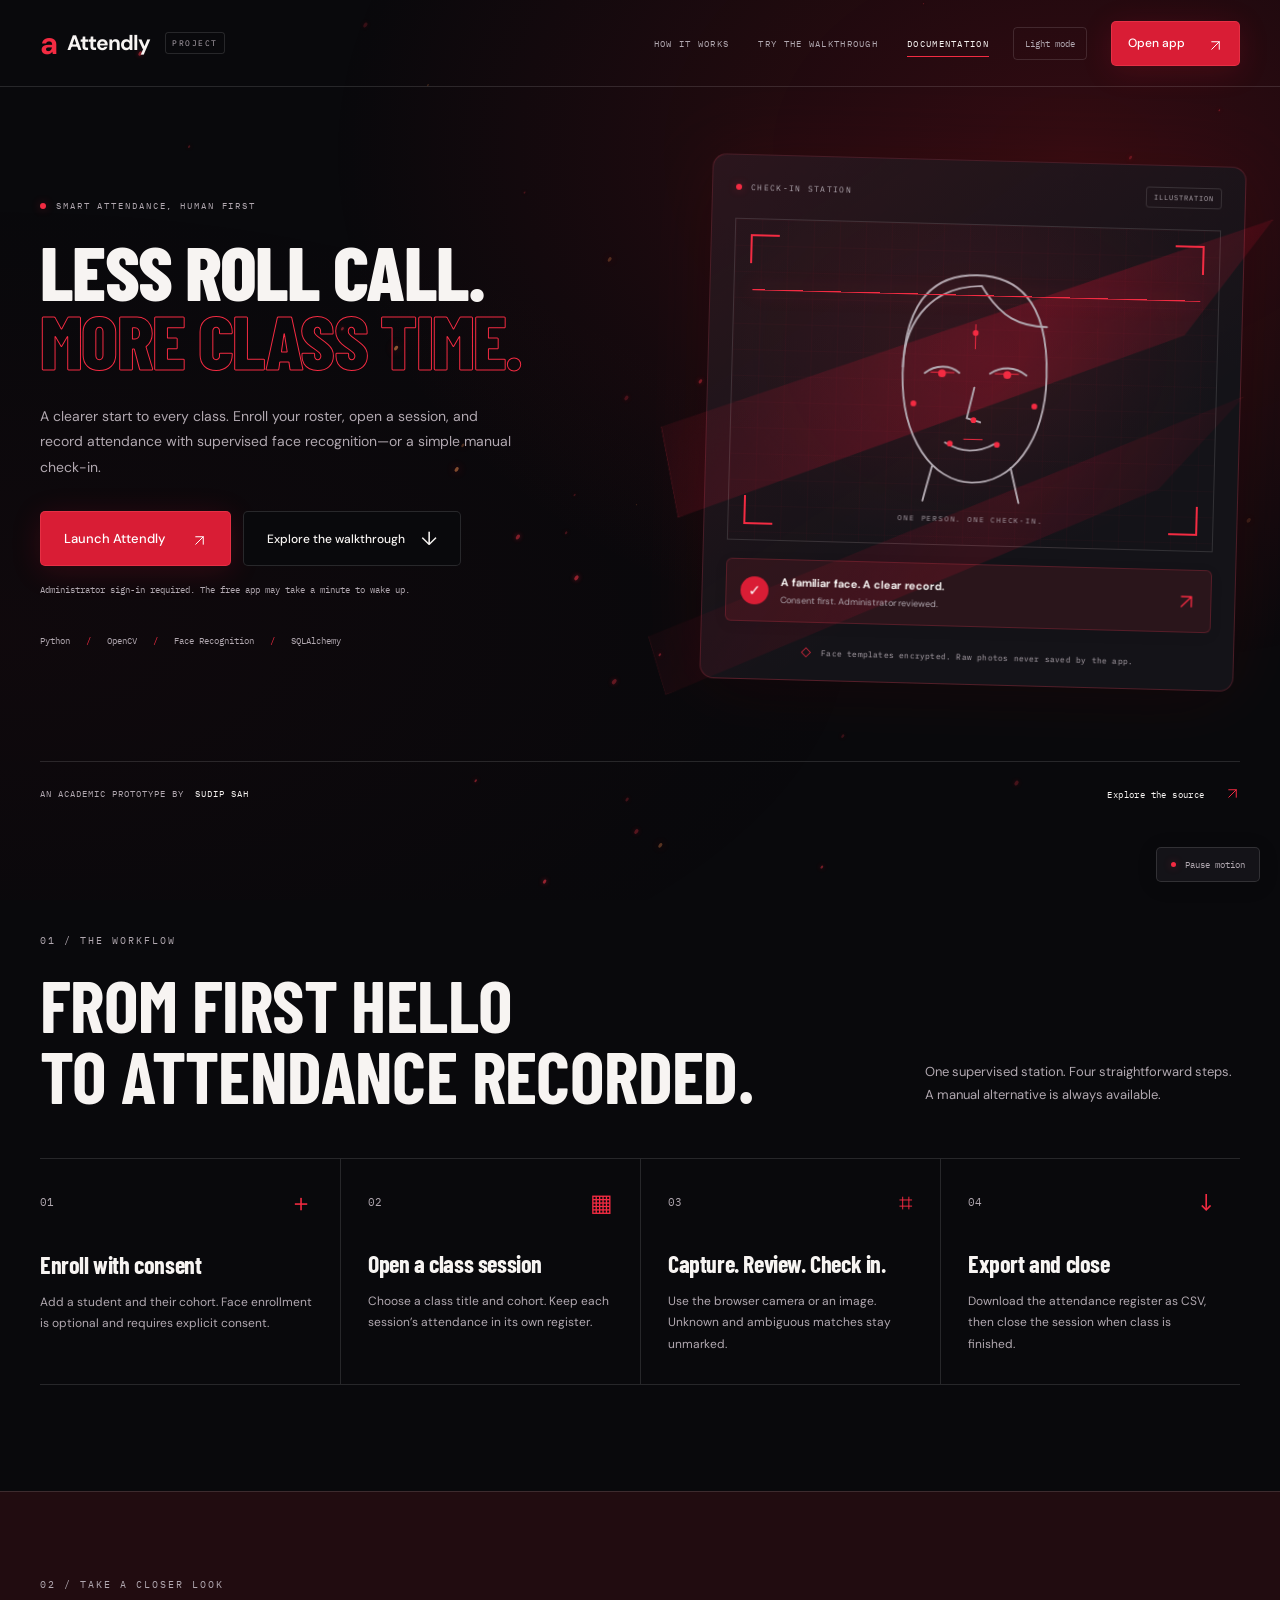
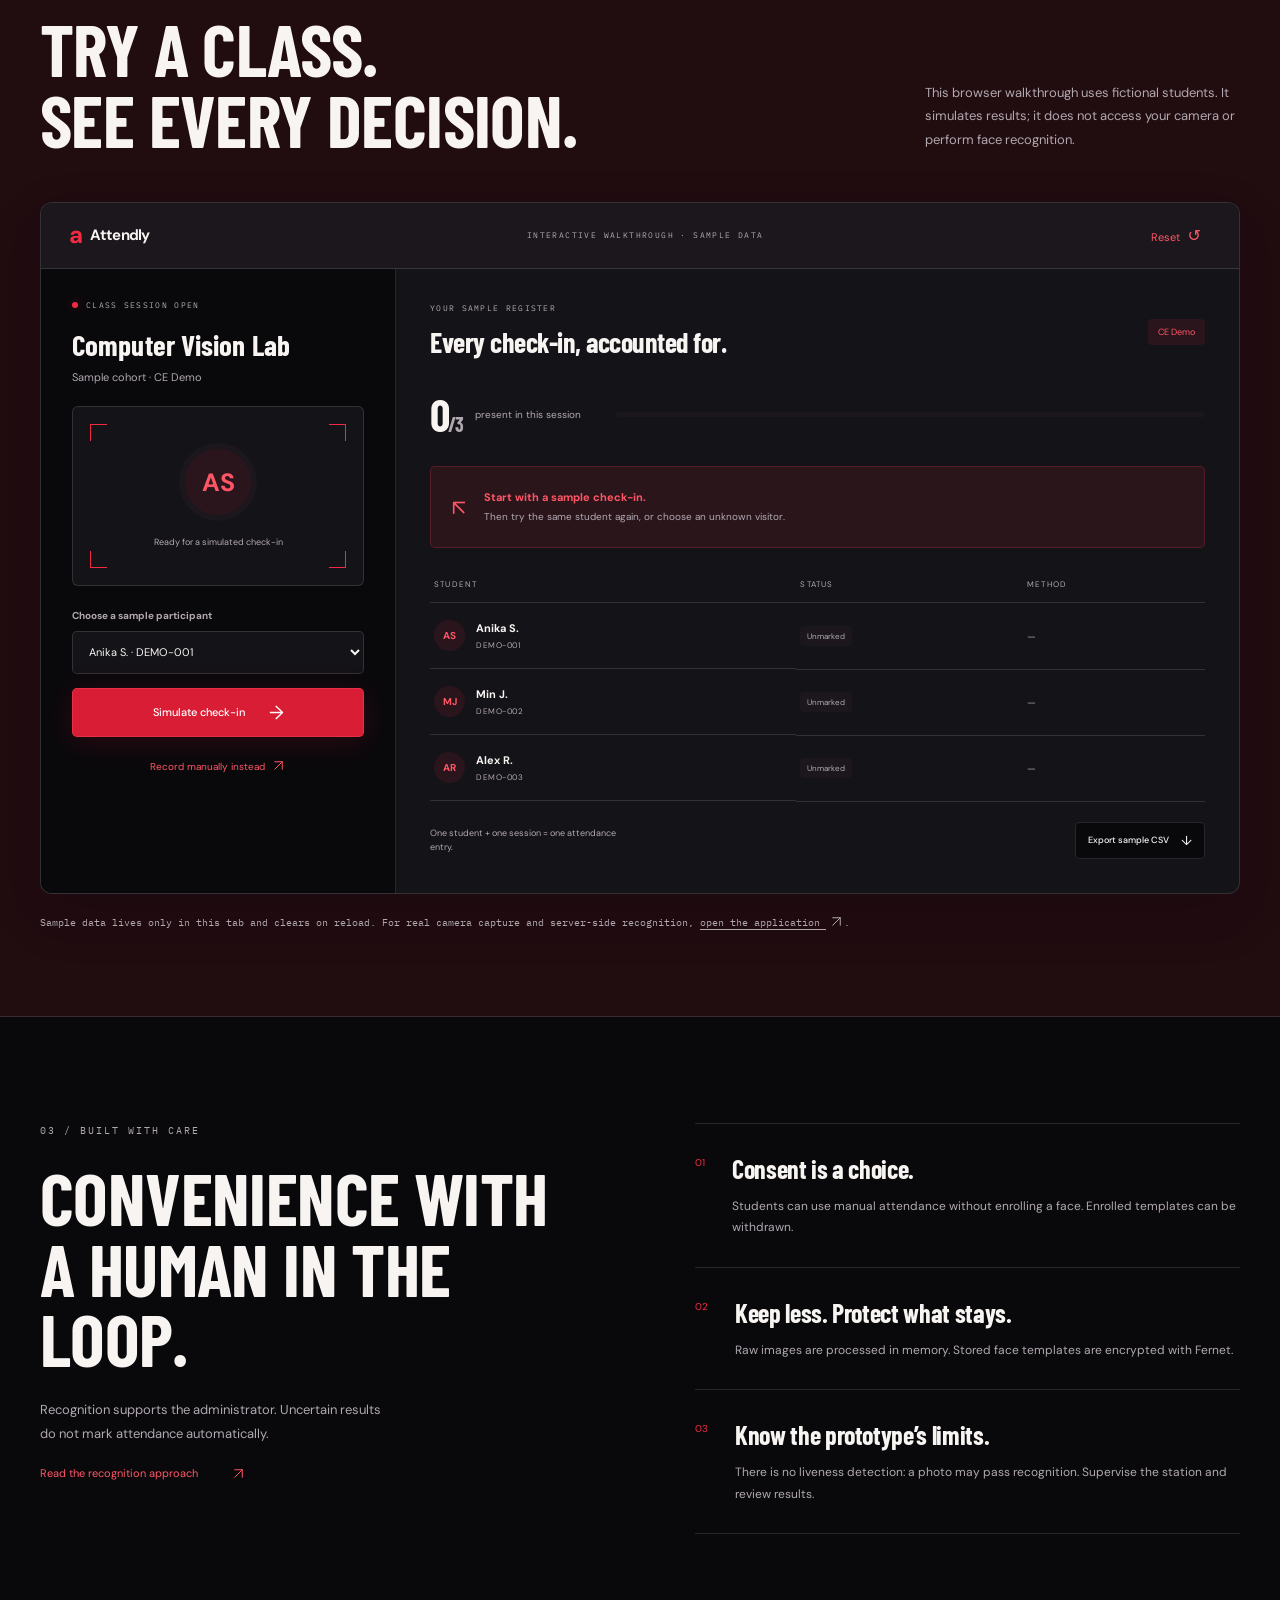
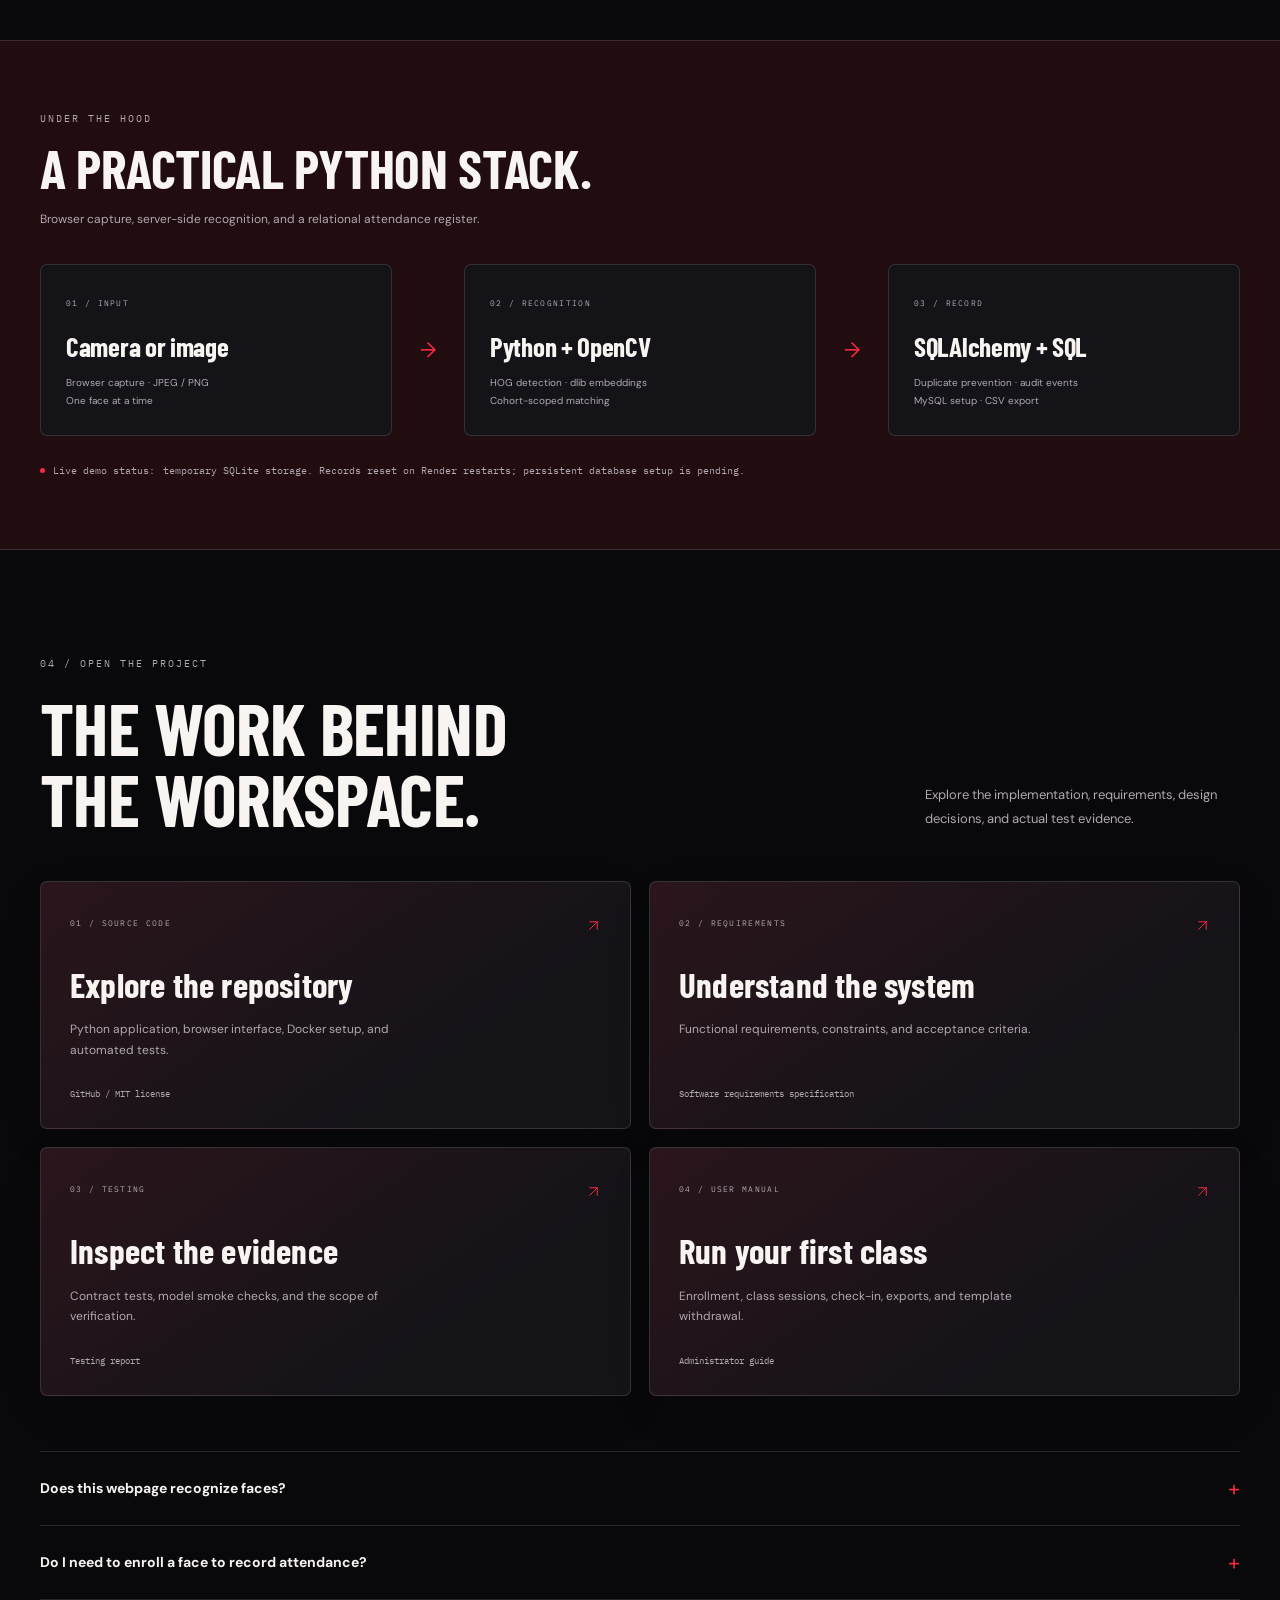
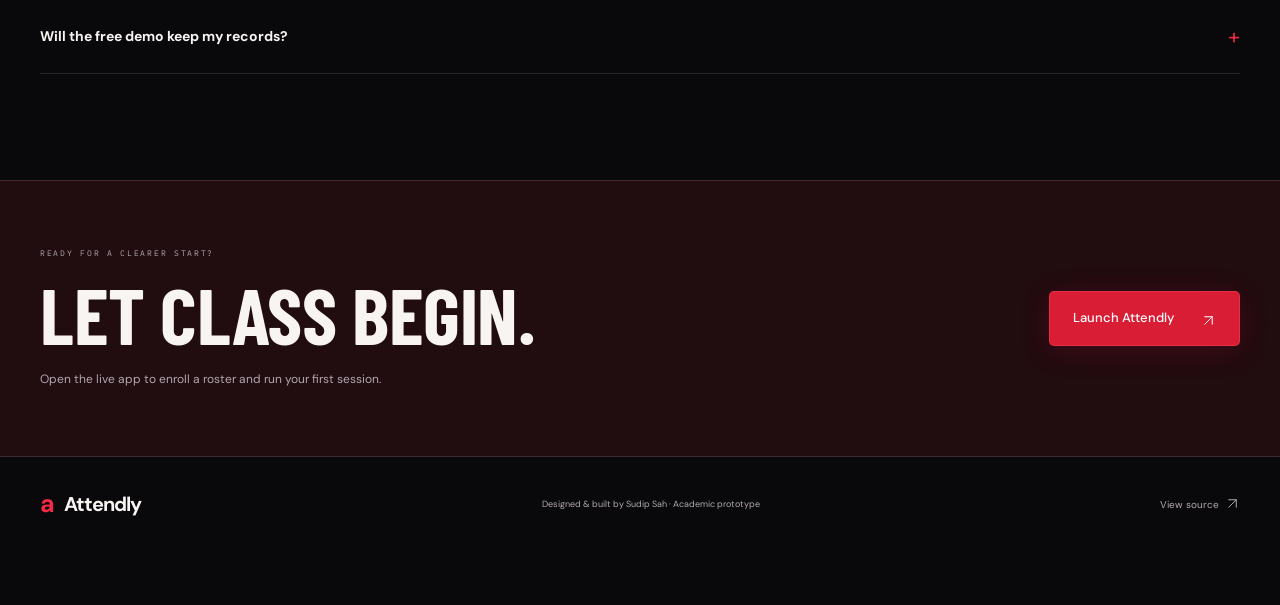
<file: index.html>
<!doctype html>
<html lang="en" data-theme="dark" data-motion="on">
<head>
  <meta charset="utf-8">
  <meta name="viewport" content="width=device-width, initial-scale=1">
  <meta name="description" content="Attendly by Sudip Sah. A supervised, consent-based face recognition attendance prototype built with Python, OpenCV and SQLAlchemy.">
  <meta name="theme-color" content="#09090c">
  <title>Attendly — Less roll call. More class time.</title>
  <link rel="icon" type="image/svg+xml" href="./mark.svg">
  <link rel="stylesheet" href="./style.css">
  <link rel="stylesheet" href="./portfolio.css">
  <script src="./script.js" defer></script>
  <script src="./portfolio.js" defer></script>
</head>
<body>
  <a class="skip" href="#main">Skip to content</a>
  <canvas id="embers" aria-hidden="true"></canvas>
  <div class="reading-progress" aria-hidden="true"></div>
  <header class="header">
    <div class="container nav-wrap">
      <a class="brand" href="#" aria-label="Attendly home"><span class="brand-mark" aria-hidden="true">a</span>Attendly<span class="brand-label">PROJECT</span></a>
      <nav aria-label="Main navigation"><a href="#workflow">How it works</a><a href="#explore">Try the walkthrough</a><a href="#resources">Documentation</a></nav>
      <button id="theme-toggle" class="theme-toggle" type="button" aria-pressed="false" hidden>Light mode</button>
      <a class="button small primary" href="https://attendly-sudip.onrender.com/login">Open app <span aria-hidden="true"><svg class="icon-arrow" aria-hidden="true" viewBox="0 0 24 24" fill="none"><path d="M6 18 18 6M6 6h12v12" stroke="currentColor" stroke-width="1.6" stroke-linecap="round" stroke-linejoin="round"/></svg></span></a>
    </div>
  </header>
  <main id="main" tabindex="-1">
    <section class="hero">
      <div class="container hero-grid">
        <div class="hero-copy">
          <p class="eyebrow"><span class="status-dot" aria-hidden="true"></span> SMART ATTENDANCE, HUMAN FIRST</p>
          <h1>Less roll call.<br><span>More class time.</span></h1>
          <p class="hero-lead">A clearer start to every class. Enroll your roster, open a session, and record attendance with supervised face recognition—or a simple manual check-in.</p>
          <div class="hero-actions"><a class="button primary" href="https://attendly-sudip.onrender.com/login">Launch Attendly <span aria-hidden="true"><svg class="icon-arrow" aria-hidden="true" viewBox="0 0 24 24" fill="none"><path d="M6 18 18 6M6 6h12v12" stroke="currentColor" stroke-width="1.6" stroke-linecap="round" stroke-linejoin="round"/></svg></span></a><a class="button dark-outline" href="#explore">Explore the walkthrough <span aria-hidden="true">↓</span></a></div>
          <p class="launch-note">Administrator sign-in required. The free app may take a minute to wake up.</p>
          <div class="hero-tech" aria-label="Core technologies"><span>Python</span><i aria-hidden="true">/</i><span>OpenCV</span><i aria-hidden="true">/</i><span>Face Recognition</span><i aria-hidden="true">/</i><span>SQLAlchemy</span></div>
        </div>
        <div class="hero-visual" aria-label="Illustration of an attendance check-in">
          <div class="visual-top"><span><span class="status-dot" aria-hidden="true"></span> CHECK-IN STATION</span><span class="visual-tag">ILLUSTRATION</span></div>
          <div class="scan-portrait" aria-hidden="true">
            <div class="portrait-grid"></div><span class="corner c-tl"></span><span class="corner c-tr"></span><span class="corner c-bl"></span><span class="corner c-br"></span>
            <svg class="face-illustration" viewBox="0 0 280 300" fill="none"><path d="M65 147c0-65 22-104 75-104s75 39 75 104c0 68-34 112-75 112S65 215 65 147Z" stroke="currentColor" stroke-width="2"/><path d="M65 140c1-52 32-85 80-86 21 33 41 41 69 41M88 146c11-9 26-9 36-1m32 0c12-8 26-8 38 1m-54 14-7 32 14 4m-36 22c17 10 35 10 52 0M98 243l-9 36m91-36 9 36" stroke="currentColor" stroke-width="2" stroke-linecap="round"/><path d="M94 145h25m42 0h25M140 94v26m-10 94h20" stroke="#f32b42" stroke-width="1"/><g fill="#f32b42"><circle cx="106" cy="146" r="4"/><circle cx="174" cy="146" r="4"/><circle cx="140" cy="194" r="3"/><circle cx="116" cy="219" r="3"/><circle cx="165" cy="219" r="3"/><circle cx="140" cy="103" r="3"/><circle cx="77" cy="178" r="3"/><circle cx="203" cy="178" r="3"/></g></svg>
            <div class="scan-line"></div><span class="portrait-label">ONE PERSON. ONE CHECK-IN.</span>
          </div>
          <div class="illustration-result"><span class="check-icon" aria-hidden="true">✓</span><div><strong>A familiar face. A clear record.</strong><span>Consent first. Administrator reviewed.</span></div><span class="result-arrow" aria-hidden="true"><svg class="icon-arrow" aria-hidden="true" viewBox="0 0 24 24" fill="none"><path d="M6 18 18 6M6 6h12v12" stroke="currentColor" stroke-width="1.6" stroke-linecap="round" stroke-linejoin="round"/></svg></span></div>
          <div class="visual-caption"><span class="lock-icon" aria-hidden="true">◇</span> Face templates encrypted. Raw photos never saved by the app.</div>
        </div>
      </div>
      <div class="hero-bottom container"><span>AN ACADEMIC PROTOTYPE BY <strong>SUDIP SAH</strong></span><a href="https://github.com/sudip09-sys/Final_Project">Explore the source <span aria-hidden="true"><svg class="icon-arrow" aria-hidden="true" viewBox="0 0 24 24" fill="none"><path d="M6 18 18 6M6 6h12v12" stroke="currentColor" stroke-width="1.6" stroke-linecap="round" stroke-linejoin="round"/></svg></span></a></div>
    </section>

    <section class="section workflow container" id="workflow">
      <div class="section-heading"><div><p class="eyebrow">01 / THE WORKFLOW</p><h2>From first hello<br>to attendance recorded.</h2></div><p>One supervised station. Four straightforward steps. A manual alternative is always available.</p></div>
      <div class="steps">
        <article><div class="step-top"><span>01</span><span aria-hidden="true">＋</span></div><h3>Enroll with consent</h3><p>Add a student and their cohort. Face enrollment is optional and requires explicit consent.</p></article>
        <article><div class="step-top"><span>02</span><span aria-hidden="true">▦</span></div><h3>Open a class session</h3><p>Choose a class title and cohort. Keep each session’s attendance in its own register.</p></article>
        <article><div class="step-top"><span>03</span><span aria-hidden="true">⌗</span></div><h3>Capture. Review. Check in.</h3><p>Use the browser camera or an image. Unknown and ambiguous matches stay unmarked.</p></article>
        <article><div class="step-top"><span>04</span><span aria-hidden="true">↓</span></div><h3>Export and close</h3><p>Download the attendance register as CSV, then close the session when class is finished.</p></article>
      </div>
    </section>

    <section class="explore-section" id="explore">
      <div class="container">
        <div class="section-heading"><div><p class="eyebrow">02 / TAKE A CLOSER LOOK</p><h2>Try a class.<br>See every decision.</h2></div><p>This browser walkthrough uses fictional students. It simulates results; it does not access your camera or perform face recognition.</p></div>
        <div class="demo-shell">
          <div class="demo-titlebar"><span class="mini-brand"><span class="brand-mark" aria-hidden="true">a</span> Attendly</span><span class="sample-label">INTERACTIVE WALKTHROUGH · SAMPLE DATA</span><button class="text-button" id="reset-demo" type="button">Reset <span aria-hidden="true">↺</span></button></div>
          <div class="demo-content">
            <div class="demo-station">
              <div class="demo-section-label"><span class="status-dot" aria-hidden="true"></span> CLASS SESSION OPEN</div>
              <h3>Computer Vision Lab</h3><p class="demo-subtitle">Sample cohort · CE Demo</p>
              <div class="demo-avatar-wrap" aria-hidden="true"><span class="demo-bracket b1"></span><span class="demo-bracket b2"></span><span class="demo-bracket b3"></span><span class="demo-bracket b4"></span><div class="demo-avatar" id="demo-avatar">AS</div><span class="demo-avatar-caption" id="avatar-caption">Ready for a simulated check-in</span></div>
              <label for="demo-student">Choose a sample participant</label><select id="demo-student"><option value="anika">Anika S. · DEMO-001</option><option value="min">Min J. · DEMO-002</option><option value="alex">Alex R. · DEMO-003</option><option value="unknown">Unknown visitor · not enrolled</option></select>
              <button class="button primary full" id="simulate-checkin" type="button">Simulate check-in <span aria-hidden="true">→</span></button>
              <button class="demo-manual" id="open-manual-demo" type="button">Record manually instead <svg class="icon-arrow" aria-hidden="true" viewBox="0 0 24 24" fill="none"><path d="M6 18 18 6M6 6h12v12" stroke="currentColor" stroke-width="1.6" stroke-linecap="round" stroke-linejoin="round"/></svg></button>
              <noscript><p>Enable JavaScript to try the simulation, or open the live application above.</p></noscript>
            </div>
            <div class="demo-register">
              <div class="demo-register-head"><div><span class="demo-section-label">YOUR SAMPLE REGISTER</span><h3>Every check-in, accounted for.</h3></div><span class="class-badge">CE Demo</span></div>
              <div class="demo-stats"><div><strong id="present-count">0<span>/3</span></strong><span>present in this session</span></div><div class="progress-track" role="progressbar" aria-label="Sample attendance" aria-valuemin="0" aria-valuemax="3" aria-valuenow="0" id="demo-progress"><span id="progress-fill"></span></div></div>
              <div class="demo-feedback" id="demo-feedback" role="status" aria-live="polite"><span aria-hidden="true">↖</span><div><strong>Start with a sample check-in.</strong><p>Then try the same student again, or choose an unknown visitor.</p></div></div>
              <div class="demo-table-wrap"><table class="demo-table"><caption class="sr-only">Sample attendance register</caption><thead><tr><th scope="col">Student</th><th scope="col">Status</th><th scope="col">Method</th></tr></thead><tbody id="sample-roster"><tr><td><span class="table-avatar">AS</span><span>Anika S.<small>DEMO-001</small></span></td><td><span class="pill waiting">Unmarked</span></td><td>—</td></tr><tr><td><span class="table-avatar">MJ</span><span>Min J.<small>DEMO-002</small></span></td><td><span class="pill waiting">Unmarked</span></td><td>—</td></tr><tr><td><span class="table-avatar">AR</span><span>Alex R.<small>DEMO-003</small></span></td><td><span class="pill waiting">Unmarked</span></td><td>—</td></tr></tbody></table></div>
              <div class="demo-export"><p>One student + one session = one attendance entry.</p><button class="button export-button" id="export-sample" type="button">Export sample CSV <span aria-hidden="true">↓</span></button></div>
            </div>
          </div>
        </div>
        <p class="demo-footnote">Sample data lives only in this tab and clears on reload. For real camera capture and server-side recognition, <a href="https://attendly-sudip.onrender.com/login">open the application <svg class="icon-arrow" aria-hidden="true" viewBox="0 0 24 24" fill="none"><path d="M6 18 18 6M6 6h12v12" stroke="currentColor" stroke-width="1.6" stroke-linecap="round" stroke-linejoin="round"/></svg></a>.</p>
      </div>
    </section>

    <section class="section container principles">
      <div class="principle-intro"><p class="eyebrow">03 / BUILT WITH CARE</p><h2>Convenience with<br>a human in the loop.</h2><p>Recognition supports the administrator. Uncertain results do not mark attendance automatically.</p><a class="inline-link" href="https://github.com/sudip09-sys/Final_Project/blob/main/docs/Research_Notes.md">Read the recognition approach <span aria-hidden="true"><svg class="icon-arrow" aria-hidden="true" viewBox="0 0 24 24" fill="none"><path d="M6 18 18 6M6 6h12v12" stroke="currentColor" stroke-width="1.6" stroke-linecap="round" stroke-linejoin="round"/></svg></span></a></div>
      <div class="principle-list"><article><span aria-hidden="true">01</span><div><h3>Consent is a choice.</h3><p>Students can use manual attendance without enrolling a face. Enrolled templates can be withdrawn.</p></div></article><article><span aria-hidden="true">02</span><div><h3>Keep less. Protect what stays.</h3><p>Raw images are processed in memory. Stored face templates are encrypted with Fernet.</p></div></article><article><span aria-hidden="true">03</span><div><h3>Know the prototype’s limits.</h3><p>There is no liveness detection: a photo may pass recognition. Supervise the station and review results.</p></div></article></div>
    </section>

    <section class="architecture-section">
      <div class="container"><div class="architecture-heading"><p class="eyebrow">UNDER THE HOOD</p><h2>A practical Python stack.</h2><p>Browser capture, server-side recognition, and a relational attendance register.</p></div><div class="architecture-track"><article><span class="architecture-number">01 / INPUT</span><h3>Camera or image</h3><p>Browser capture · JPEG / PNG<br>One face at a time</p></article><span class="architecture-arrow" aria-hidden="true">→</span><article><span class="architecture-number">02 / RECOGNITION</span><h3>Python + OpenCV</h3><p>HOG detection · dlib embeddings<br>Cohort-scoped matching</p></article><span class="architecture-arrow" aria-hidden="true">→</span><article><span class="architecture-number">03 / RECORD</span><h3>SQLAlchemy + SQL</h3><p>Duplicate prevention · audit events<br>MySQL setup · CSV export</p></article></div><p class="storage-note"><span class="status-dot" aria-hidden="true"></span><strong>Live demo status:</strong> temporary SQLite storage. Records reset on Render restarts; persistent database setup is pending.</p></div>
    </section>

    <section class="section container resources" id="resources">
      <div class="section-heading"><div><p class="eyebrow">04 / OPEN THE PROJECT</p><h2>The work behind<br>the workspace.</h2></div><p>Explore the implementation, requirements, design decisions, and actual test evidence.</p></div>
      <div class="resource-grid"><a class="resource-card" href="https://github.com/sudip09-sys/Final_Project"><span class="resource-type">01 / SOURCE CODE <span aria-hidden="true"><svg class="icon-arrow" aria-hidden="true" viewBox="0 0 24 24" fill="none"><path d="M6 18 18 6M6 6h12v12" stroke="currentColor" stroke-width="1.6" stroke-linecap="round" stroke-linejoin="round"/></svg></span></span><h3>Explore the repository</h3><p>Python application, browser interface, Docker setup, and automated tests.</p><span class="resource-bottom">GitHub / MIT license</span></a><a class="resource-card" href="https://github.com/sudip09-sys/Final_Project/blob/main/docs/SRS.md"><span class="resource-type">02 / REQUIREMENTS <span aria-hidden="true"><svg class="icon-arrow" aria-hidden="true" viewBox="0 0 24 24" fill="none"><path d="M6 18 18 6M6 6h12v12" stroke="currentColor" stroke-width="1.6" stroke-linecap="round" stroke-linejoin="round"/></svg></span></span><h3>Understand the system</h3><p>Functional requirements, constraints, and acceptance criteria.</p><span class="resource-bottom">Software requirements specification</span></a><a class="resource-card" href="https://github.com/sudip09-sys/Final_Project/blob/main/docs/Testing_Report.md"><span class="resource-type">03 / TESTING <span aria-hidden="true"><svg class="icon-arrow" aria-hidden="true" viewBox="0 0 24 24" fill="none"><path d="M6 18 18 6M6 6h12v12" stroke="currentColor" stroke-width="1.6" stroke-linecap="round" stroke-linejoin="round"/></svg></span></span><h3>Inspect the evidence</h3><p>Contract tests, model smoke checks, and the scope of verification.</p><span class="resource-bottom">Testing report</span></a><a class="resource-card" href="https://github.com/sudip09-sys/Final_Project/blob/main/docs/User_Manual.md"><span class="resource-type">04 / USER MANUAL <span aria-hidden="true"><svg class="icon-arrow" aria-hidden="true" viewBox="0 0 24 24" fill="none"><path d="M6 18 18 6M6 6h12v12" stroke="currentColor" stroke-width="1.6" stroke-linecap="round" stroke-linejoin="round"/></svg></span></span><h3>Run your first class</h3><p>Enrollment, class sessions, check-in, exports, and template withdrawal.</p><span class="resource-bottom">Administrator guide</span></a></div>
      <div class="faq"><details><summary>Does this webpage recognize faces?</summary><p>The interactive walkthrough simulates attendance using fictional students. The <a href="https://attendly-sudip.onrender.com/login">Python application</a> provides actual camera capture and server-side face recognition after administrator sign-in.</p></details><details><summary>Do I need to enroll a face to record attendance?</summary><p>No. Administrators can add a student without a face image and record attendance manually with a verification note.</p></details><details><summary>Will the free demo keep my records?</summary><p>The current Render demo uses temporary SQLite storage, so data resets when the service restarts. Export CSV before leaving. The repository includes a MySQL configuration and <a href="https://github.com/sudip09-sys/Final_Project/blob/main/docs/Free_Deployment.md">instructions for connecting persistent storage</a>.</p></details></div>
    </section>
    <section class="closing"><div class="container closing-inner"><div><p class="eyebrow">READY FOR A CLEARER START?</p><h2>Let class begin.</h2><p>Open the live app to enroll a roster and run your first session.</p></div><a class="button primary" href="https://attendly-sudip.onrender.com/login">Launch Attendly <span aria-hidden="true"><svg class="icon-arrow" aria-hidden="true" viewBox="0 0 24 24" fill="none"><path d="M6 18 18 6M6 6h12v12" stroke="currentColor" stroke-width="1.6" stroke-linecap="round" stroke-linejoin="round"/></svg></span></a></div></section>
  </main>
  <footer class="footer container"><a class="brand" href="#"><span class="brand-mark" aria-hidden="true">a</span>Attendly</a><p>Designed & built by <strong>Sudip Sah</strong> · Academic prototype</p><a href="https://github.com/sudip09-sys/Final_Project">View source <svg class="icon-arrow" aria-hidden="true" viewBox="0 0 24 24" fill="none"><path d="M6 18 18 6M6 6h12v12" stroke="currentColor" stroke-width="1.6" stroke-linecap="round" stroke-linejoin="round"/></svg></a></footer>
  <button class="motion-toggle" id="motion-toggle" type="button" aria-pressed="false" hidden><span aria-hidden="true"></span><span>Pause motion</span></button>
  <dialog id="manual-dialog" class="manual-dialog"><form id="manual-form"><div class="dialog-heading"><div><p class="eyebrow">SAMPLE WALKTHROUGH</p><h2>Manual check-in</h2></div><button id="close-manual" type="button" aria-label="Close manual check-in">×</button></div><p>Choose a fictional student and add a verification note.</p><label for="manual-student">Sample student</label><select id="manual-student"><option value="anika">Anika S. · DEMO-001</option><option value="min">Min J. · DEMO-002</option><option value="alex">Alex R. · DEMO-003</option></select><label for="manual-note">Verification note</label><input id="manual-note" maxlength="120" required placeholder="For example: verified student ID"><button class="button primary full" type="submit">Record sample attendance <span aria-hidden="true">→</span></button><p class="dialog-footnote">This changes only the sample register on this page.</p></form></dialog>
</body>
</html>
</file>
<file: style.css>
:root{--ink:#172033;--muted:#677184;--navy:#111827;--mint:#d2edb1;--purple:#7863df;--paper:#f6f7fa;--line:#dfe3ec;--white:#fff;font-family:Arial,Helvetica,sans-serif;color:var(--ink);background:var(--paper);font-synthesis:none;scroll-behavior:smooth;scroll-padding-top:100px}
*{box-sizing:border-box}body{margin:0}button,input,select{font:inherit}button,a,select,input,summary{outline-offset:5px}button{cursor:pointer}button:disabled{cursor:wait;opacity:.65}a{color:inherit;text-decoration:none}button{border:0}a,button{-webkit-tap-highlight-color:transparent}a:focus-visible,button:focus-visible,summary:focus-visible{outline:3px solid #8b78ed}p{line-height:1.65}h1,h2,h3,p{margin-top:0}h1,h2,h3{letter-spacing:-.045em}h2{font-size:clamp(32px,4.2vw,52px);line-height:1.08;margin-bottom:0}h3{font-size:19px;line-height:1.3}svg{display:block}.container{width:min(1200px,calc(100% - 80px));margin-inline:auto}.section{padding-block:106px}.eyebrow{font-size:10px;line-height:1.5;letter-spacing:1.8px;font-weight:700;margin-bottom:24px}.button{display:inline-flex;align-items:center;justify-content:center;gap:24px;border-radius:7px;padding:17px 23px;font-weight:700;font-size:13px;line-height:1.2;transition:background .2s,transform .2s}.button:hover{transform:translateY(-2px)}.button span{font-size:19px;font-weight:400;line-height:1}.primary{background:var(--purple);color:white;box-shadow:0 6px 20px #7863df15}.primary:hover{background:#6652cc}.small{padding:12px 16px;font-size:12px;gap:20px}.full{width:100%}.skip{position:absolute;left:20px;top:-100px;padding:15px;background:var(--mint);z-index:20}.skip:focus{top:12px}.sr-only{position:absolute;width:1px;height:1px;margin:-1px;overflow:hidden;clip:rect(0,0,0,0)}
.header{background:var(--navy);color:#dbe0ec;border-bottom:1px solid #293142}.nav-wrap{min-height:86px;display:flex;align-items:center;gap:30px}.brand{display:inline-flex;align-items:center;gap:10px;font-weight:700;font-size:24px;letter-spacing:-1px;white-space:nowrap}.brand-mark{font-size:31px;color:var(--mint);font-weight:800;line-height:1}.brand-label{font-size:8px;font-weight:400;letter-spacing:1.5px;border:1px solid #414a5d;padding:5px 6px;margin-left:5px;border-radius:3px;color:#aeb8cb}.nav-wrap nav{display:flex;gap:29px;margin-left:auto;font-size:12px}.nav-wrap nav a{padding-block:12px;color:#b4bdd0}.nav-wrap nav a:hover{color:white}.hero{background:var(--navy);color:#fff;overflow:hidden}.hero-grid{display:grid;grid-template-columns:1.12fr 1fr;gap:74px;align-items:center;padding-block:90px 76px}.hero-copy .eyebrow{color:#c8d4bb;display:flex;gap:10px;align-items:center;font-size:9px;letter-spacing:1.6px}.status-dot{display:inline-block;width:6px;height:6px;border-radius:50%;background:#b6e28e;flex-shrink:0;box-shadow:0 0 0 4px #b6e28e12}.hero h1{font-size:clamp(46px,5.2vw,72px);line-height:1.035;letter-spacing:-4px;margin-bottom:28px}.hero h1 span{color:var(--mint)}.hero-lead{font-size:15px;color:#abb6ca;max-width:480px;margin-bottom:30px;line-height:1.8}.hero-actions{display:flex;gap:12px;flex-wrap:wrap}.dark-outline{border:1px solid #414b5e;background:transparent;color:#e3e8f1;font-size:12px;gap:16px}.dark-outline:hover{background:#242e40}.launch-note{color:#919eb5;font-size:10px;margin-top:17px;max-width:390px}.hero-tech{display:flex;align-items:center;gap:16px;font-size:10px;color:#b0b9c9;margin-top:37px;flex-wrap:wrap}.hero-tech i{font-style:normal;color:#4d5b71}.hero-visual{border:1px solid #3b455a;border-radius:14px;background:#1c2638;position:relative;box-shadow:0 22px 85px #05091055;transform:rotate(1.5deg)}.visual-top{display:flex;justify-content:space-between;align-items:center;padding:21px 23px;font-size:8px;color:#bbc7dc;letter-spacing:1.3px}.visual-top>span:first-child{display:flex;gap:9px;align-items:center}.visual-tag{padding:5px 7px;border:1px solid #3c485b;border-radius:3px;font-size:7px;letter-spacing:1px}.scan-portrait{height:322px;margin:0 23px;border:1px solid #3b485d;position:relative;display:flex;justify-content:center;overflow:hidden;background:radial-gradient(ellipse at 50% 40%,#43546644,transparent 75%)}.portrait-grid{position:absolute;inset:0;background-image:linear-gradient(#a2c78d09 1px,transparent 1px),linear-gradient(90deg,#a2c78d09 1px,transparent 1px);background-size:26px 26px}.face-illustration{height:90%;color:#91a2ad;margin-top:9px;width:auto;max-width:100%}.corner{position:absolute;width:29px;height:29px;border-color:var(--mint);z-index:1}.c-tl{top:15px;left:15px;border-top:2px solid;border-left:2px solid}.c-tr{top:15px;right:15px;border-top:2px solid;border-right:2px solid}.c-bl{bottom:15px;left:15px;border-bottom:2px solid;border-left:2px solid}.c-br{bottom:15px;right:15px;border-bottom:2px solid;border-right:2px solid}.scan-line{position:absolute;left:18px;right:18px;top:22%;height:1px;background:#c5e8a285;box-shadow:0 0 20px 3px #bfe59a16;animation:scan 7s ease-in-out infinite}.portrait-label{position:absolute;bottom:21px;font-size:7px;letter-spacing:1.8px;color:#a3b1c4}.illustration-result{margin:18px 23px 0;padding:15px 14px;display:flex;gap:12px;align-items:center;background:#d2edb1;border-radius:6px;color:#293726;box-shadow:0 3px 14px #02070511}.check-icon{border-radius:50%;background:#bbd79a;width:28px;height:28px;display:grid;place-items:center;font-size:15px}.illustration-result strong{display:block;font-size:11px;letter-spacing:-.1px}.illustration-result div>span{display:block;font-size:9px;color:#56644f;margin-top:5px}.result-arrow{margin-left:auto;font-size:22px}.visual-caption{padding:20px 15px;text-align:center;font-size:8px;color:#a1aec3;letter-spacing:.2px}.lock-icon{color:#cfebb6;margin-right:5px;font-size:13px}.hero-bottom{border-top:1px solid #303b50;padding-block:24px 26px;display:flex;justify-content:space-between;align-items:center;font-size:9px;letter-spacing:1px;color:#7f8da5}.hero-bottom strong{color:#aebbd1;font-size:9px;margin-left:5px}.hero-bottom a{color:#b8c6da;letter-spacing:.4px}.hero-bottom a span{margin-left:12px}
.section-heading{display:flex;align-items:flex-end;justify-content:space-between;gap:50px;margin-bottom:47px}.section-heading .eyebrow{color:#716d93;margin-bottom:21px}.section-heading>p{font-size:13px;color:var(--muted);max-width:315px;margin:0 0 4px;line-height:1.8}.steps{display:grid;grid-template-columns:repeat(4,1fr);border-top:1px solid var(--line);border-bottom:1px solid var(--line)}.steps article{padding:27px 27px 29px 0}.steps article+article{border-left:1px solid var(--line);padding-left:27px}.step-top{display:flex;justify-content:space-between;align-items:center;color:#77778e;margin-bottom:30px;font-size:11px}.step-top span+span{color:#7467ae;font-size:24px}.steps h3{font-size:16px;letter-spacing:-.4px;margin-bottom:12px}.steps p{color:var(--muted);font-size:12px;line-height:1.8;margin-bottom:0}
.explore-section{padding-block:85px;background:#edf0f6;border-block:1px solid #e1e6ee}.demo-shell{border:1px solid #d7ddeb;border-radius:12px;background:#fff;overflow:hidden;box-shadow:0 20px 55px #26315d08}.demo-titlebar{height:66px;display:flex;align-items:center;justify-content:space-between;gap:20px;padding:0 28px;background:#fbfcfe;border-bottom:1px solid #e5e8ee}.mini-brand{display:flex;gap:8px;align-items:center;font-size:15px;font-weight:700;letter-spacing:-.7px}.mini-brand .brand-mark{font-size:24px;color:#7766bb}.sample-label{font-size:8px;letter-spacing:1.4px;color:#7d8395}.text-button{background:transparent;font-size:11px;color:#6d628f;padding:10px}.text-button span{font-size:16px;margin-left:5px}.demo-content{display:grid;grid-template-columns:355px 1fr}.demo-station{padding:31px;background:#f7f8fb;border-right:1px solid #e4e7ef}.demo-section-label{font-size:8px;letter-spacing:1.3px;color:#66758a;display:flex;align-items:center;gap:8px;font-weight:700}.demo-station h3{margin:16px 0 4px;font-size:20px;letter-spacing:-.5px}.demo-subtitle{font-size:11px;color:#7d8799;margin-bottom:20px}.demo-avatar-wrap{position:relative;border:1px solid #dce1eb;border-radius:6px;height:180px;display:flex;align-items:center;justify-content:center;background:#edf0f6;flex-direction:column;gap:15px;margin-bottom:23px}.demo-avatar{width:78px;height:78px;border-radius:50%;background:#e1daf5;border:6px solid #ece7f9;color:#7563a9;display:grid;place-items:center;font-size:25px;font-weight:700;transition:background .2s}.demo-avatar-caption{font-size:9px;color:#798298}.demo-bracket{position:absolute;width:17px;height:17px;border-color:#9aa991}.b1{left:17px;top:17px;border-top:1px solid;border-left:1px solid}.b2{right:17px;top:17px;border-top:1px solid;border-right:1px solid}.b3{left:17px;bottom:17px;border-bottom:1px solid;border-left:1px solid}.b4{right:17px;bottom:17px;border-bottom:1px solid;border-right:1px solid}.demo-station label,.manual-dialog label{display:block;font-size:10px;font-weight:700;margin:0 0 9px;color:#637087}.demo-station select,.manual-dialog select,.manual-dialog input{width:100%;background:#fff;border:1px solid #d8deea;border-radius:5px;padding:12px;font-size:11px;color:#46536a;min-height:43px}.demo-station select{margin-bottom:14px}.demo-station .button{font-size:11px;padding:14px}.demo-manual{display:block;margin:15px auto 0;padding:6px 4px;background:none;font-size:10px;color:#68618a}.demo-manual:hover{text-decoration:underline}.demo-register{padding:34px;min-width:0}.demo-register-head{display:flex;justify-content:space-between;align-items:center;gap:20px}.demo-register-head h3{font-size:20px;margin:11px 0 0;letter-spacing:-.5px}.class-badge{font-size:9px;color:#72639b;background:#f0ecf9;border-radius:4px;padding:7px 10px;white-space:nowrap}.demo-stats{display:flex;align-items:center;gap:35px;margin-top:27px;margin-bottom:25px}.demo-stats>div:first-child{display:flex;align-items:center;gap:12px;white-space:nowrap}.demo-stats strong{font-size:38px;letter-spacing:-2px}.demo-stats strong span{font-size:20px;font-weight:400;color:#9da5b4;letter-spacing:-1px}.demo-stats>div>span{font-size:10px;color:#7f8899}.progress-track{height:5px;border-radius:10px;background:#eff1f6;flex:1;overflow:hidden}.progress-track>span{display:block;height:100%;width:0;background:#b3d791;border-radius:10px;transition:width .25s}.demo-feedback{min-height:82px;display:flex;gap:14px;align-items:center;border:1px solid #e1deed;background:#f8f6fd;border-radius:5px;padding:16px;color:#75649f}.demo-feedback>span{font-size:22px;width:23px;text-align:center;flex-shrink:0}.demo-feedback strong{display:block;font-size:11px;font-weight:700}.demo-feedback p{margin:5px 0 0;font-size:10px;line-height:1.6;color:#77758a}.demo-feedback.success{background:#f0f6e9;border-color:#d8e7c8;color:#4e6a37}.demo-feedback.warning{background:#fcf5ea;border-color:#efdfc7;color:#8c6636}.demo-feedback.error{background:#fcf0f0;border-color:#ecd6d6;color:#a05252}.demo-table-wrap{overflow-x:auto;margin-top:18px}.demo-table{width:100%;border-collapse:collapse;text-align:left;font-size:11px;white-space:nowrap}.demo-table th{color:#8c95a6;font-weight:400;letter-spacing:1.2px;font-size:8px;text-transform:uppercase;padding:13px 4px;border-bottom:1px solid #e9ecf2}.demo-table td{padding:17px 4px;border-bottom:1px solid #edf0f4;color:#6e798c;font-size:10px}.demo-table td:first-child{display:flex;align-items:center;gap:11px;color:#354359;font-size:11px;font-weight:600}.demo-table small{font-size:8px;display:block;margin-top:5px;color:#96a0b1;font-weight:400;letter-spacing:.5px}.table-avatar{display:inline-grid;place-items:center;width:31px;height:31px;background:#efeaf8;border-radius:50%;color:#8070a7;font-size:10px;flex-shrink:0}.demo-table tr:nth-child(2) .table-avatar{background:#e9effa;color:#768caf}.demo-table tr:nth-child(3) .table-avatar{background:#f5ede7;color:#ad917c}.pill{padding:5px 7px;font-size:8px;border-radius:4px;display:inline-block;font-weight:400}.waiting{background:#f0f2f6;color:#8d96a6}.present{background:#edf5e5;color:#628145}.demo-export{display:flex;justify-content:space-between;align-items:center;gap:20px;margin-top:20px}.demo-export p{font-size:9px;color:#8a94a5;margin:0;max-width:195px}.export-button{border:1px solid #dedfe9;color:#6b6489;font-size:9px;padding:11px 12px;gap:12px;background:#fff;white-space:nowrap}.export-button span{font-size:13px}.demo-footnote{margin-top:20px;margin-bottom:0;font-size:10px;color:#7c8597;line-height:1.7}.demo-footnote a{text-decoration:underline;text-underline-offset:3px;color:#6d618f}
.principles{display:grid;grid-template-columns:1fr 1fr;gap:110px}.principle-intro .eyebrow{color:#716d93}.principle-intro>p:not(.eyebrow){max-width:345px;font-size:13px;color:var(--muted);margin-top:24px;line-height:1.8}.inline-link{font-size:11px;color:#70608f;display:inline-flex;gap:30px;align-items:center;margin-top:8px}.inline-link:hover{text-decoration:underline;text-underline-offset:4px}.principle-list article{display:flex;gap:27px;padding:28px 0;border-top:1px solid var(--line)}.principle-list article:last-child{border-bottom:1px solid var(--line)}.principle-list article>span{font-size:10px;color:#9a93ad;margin-top:4px}.principle-list h3{font-size:17px;letter-spacing:-.35px;margin-bottom:10px}.principle-list p{font-size:12px;color:var(--muted);line-height:1.8;margin-bottom:0}.architecture-section{padding:70px 0;background:#e9eddf}.architecture-heading .eyebrow{color:#6b785a;margin-bottom:16px}.architecture-heading h2{font-size:34px;letter-spacing:-1.3px}.architecture-heading>p:last-child{color:#76816b;font-size:12px;margin-top:15px}.architecture-track{display:flex;align-items:center;gap:28px;margin-top:35px}.architecture-track article{flex:1;min-width:0;border:1px solid #ccd3bf;background:#f8faef77;border-radius:7px;padding:25px}.architecture-number{font-size:8px;letter-spacing:1.3px;color:#7a876a}.architecture-track h3{font-size:17px;margin-top:18px;margin-bottom:10px;letter-spacing:-.3px}.architecture-track p{font-size:10px;line-height:1.8;color:#74816a;margin-bottom:0}.architecture-arrow{color:#879775;font-size:21px}.storage-note{font-size:10px;color:#6d775f;margin-top:26px;margin-bottom:0;display:flex;align-items:center;gap:8px;flex-wrap:wrap;line-height:1.7}.storage-note .status-dot{background:#879a6b;box-shadow:none;width:5px;height:5px}.storage-note strong{font-weight:600}
.resource-grid{display:grid;grid-template-columns:repeat(2,1fr);gap:18px}.resource-card{background:#fff;border:1px solid var(--line);border-radius:7px;padding:29px;transition:transform .2s,border-color .2s;display:flex;flex-direction:column}.resource-card:hover{transform:translateY(-3px);border-color:#b1a5d5}.resource-type{display:flex;justify-content:space-between;align-items:center;font-size:8px;letter-spacing:1.3px;color:#9a92ad}.resource-type>span{color:#73638e;font-size:19px}.resource-card h3{font-size:23px;letter-spacing:-.75px;margin-top:27px;margin-bottom:12px}.resource-card p{font-size:12px;line-height:1.7;color:var(--muted);max-width:375px;margin-bottom:28px}.resource-bottom{font-size:9px;color:#8e85a1;margin-top:auto}.faq{margin-top:55px;border-top:1px solid var(--line)}.faq details{border-bottom:1px solid var(--line);padding:22px 0}.faq summary{cursor:pointer;font-size:14px;font-weight:600;list-style:none;display:flex;justify-content:space-between;align-items:center;gap:20px}.faq summary::-webkit-details-marker{display:none}.faq summary::after{content:'+';font-size:22px;font-weight:400;color:#8d81a6}.faq details[open] summary::after{content:'−'}.faq details p{font-size:12px;color:var(--muted);line-height:1.85;max-width:800px;margin-top:17px;margin-bottom:0}.faq a{text-decoration:underline;text-underline-offset:3px}.closing{background:var(--navy);color:#fff;padding:66px 0}.closing-inner{display:flex;justify-content:space-between;align-items:center;gap:40px}.closing h2{font-size:51px;letter-spacing:-2px;color:var(--mint)}.closing .eyebrow{font-size:8px;letter-spacing:1.7px;color:#a6b69c;margin-bottom:17px}.closing p:last-child{font-size:12px;color:#939fb5;margin-top:18px;margin-bottom:0}.footer{padding-block:34px;display:flex;align-items:center;justify-content:space-between;gap:25px}.footer .brand{font-size:20px}.footer .brand-mark{font-size:25px;color:#7e719f}.footer p{margin:0;font-size:9px;color:#9a9eac}.footer strong{font-weight:400;color:#6f7688}.footer>a:last-child{font-size:10px;color:#80758f}.manual-dialog{width:min(430px,calc(100% - 32px));border:1px solid #d7dce8;border-radius:13px;padding:29px;color:var(--ink);box-shadow:0 20px 90px #11182733}.manual-dialog::backdrop{background:#11182799;backdrop-filter:blur(4px)}.dialog-heading{display:flex;justify-content:space-between;align-items:flex-start;gap:20px}.dialog-heading .eyebrow{font-size:8px;letter-spacing:1px;margin-bottom:10px;color:#898095}.dialog-heading h2{font-size:27px;letter-spacing:-.9px}.dialog-heading button{background:#f1eff7;border-radius:50%;font-size:23px;line-height:1;width:29px;height:29px;color:#847a96}.manual-dialog form>p{font-size:11px;color:#8791a1;margin-top:18px}.manual-dialog select{margin-bottom:20px}.manual-dialog input{margin-bottom:22px}.manual-dialog .button{font-size:11px}.manual-dialog .dialog-footnote{font-size:9px;margin-bottom:0;text-align:center}.processing .demo-avatar{animation:breathe .6s ease-in-out infinite alternate}.processing .demo-avatar-caption{color:#7966a5}
@keyframes scan{0%,100%{top:22%;opacity:.4}50%{top:68%;opacity:.9}}@keyframes breathe{from{box-shadow:0 0 0 0 #a18cdb22}to{box-shadow:0 0 0 10px #a18cdb11}}
@media(min-width:1600px){.hero-grid{padding-block:110px 90px}}
@media(max-width:1100px){.container{width:calc(100% - 56px)}.hero-grid{gap:40px}.hero h1{font-size:57px;letter-spacing:-3px}.hero-actions{gap:9px}.hero-actions .button{font-size:11px;padding:16px 18px;gap:14px}.nav-wrap nav{gap:18px}.hero-tech{gap:11px}.demo-content{grid-template-columns:310px 1fr}.demo-station{padding:25px}.demo-register{padding:27px}.demo-register-head h3{font-size:17px}.demo-stats{gap:18px}.demo-stats>div:first-child{gap:9px}.demo-stats>div>span{font-size:9px}.demo-export{flex-wrap:wrap}.demo-export p{max-width:none}.principles{gap:65px}.architecture-track{gap:17px}.architecture-track article{padding:23px}.steps article{padding-right:20px}.steps article+article{padding-left:20px}}
@media(max-width:800px){.container{width:calc(100% - 40px)}.nav-wrap{min-height:74px;gap:15px;flex-wrap:wrap;padding-block:15px}.nav-wrap nav{order:3;justify-content:center;margin:0;width:100%;border-top:1px solid #293142;padding-top:4px;gap:27px;font-size:10px}.nav-wrap>.button{margin-left:auto}.brand{font-size:22px}.brand-label{display:none}.hero-grid{grid-template-columns:1fr;gap:48px;padding-block:57px 47px}.hero-copy{max-width:590px}.hero h1{font-size:clamp(47px,8.6vw,66px);letter-spacing:-3px}.hero-lead{font-size:14px;max-width:510px}.hero-visual{max-width:480px;width:100%;margin-inline:auto;transform:rotate(1deg)}.scan-portrait{height:310px}.hero-tech{margin-top:29px}.hero-bottom{gap:20px;font-size:7px;letter-spacing:.8px}.hero-bottom strong{font-size:7px}.hero-bottom a{font-size:8px;white-space:nowrap}.section{padding-block:70px}.section-heading{gap:25px;align-items:flex-start;flex-direction:column;margin-bottom:33px}.section-heading>p{max-width:500px;font-size:12px}.section-heading .eyebrow{margin-bottom:16px}.steps{grid-template-columns:repeat(2,1fr)}.steps article{padding:25px 24px 28px 0}.steps article+article{border-left:0;padding-left:0}.steps article:nth-child(even){border-left:1px solid var(--line);padding-left:24px}.steps article:nth-child(-n+2){border-bottom:1px solid var(--line)}.steps article:nth-child(odd){padding-right:24px}.step-top{margin-bottom:19px}.steps h3{font-size:15px}.steps p{font-size:11px}.explore-section{padding-block:65px}.demo-content{grid-template-columns:1fr}.demo-station{padding:26px;border-right:0;border-bottom:1px solid #e4e7ef;display:grid;grid-template-columns:1fr 1fr;column-gap:25px}.demo-section-label,.demo-station h3,.demo-subtitle{grid-column:1/-1}.demo-avatar-wrap{grid-row:4/9;margin:0;align-self:stretch;height:auto;min-height:194px}.demo-station label{grid-column:2;margin-top:5px;align-self:end}.demo-station select,.demo-station>.button,.demo-manual{grid-column:2}.demo-station select{max-width:100%;font-size:10px}.demo-manual{font-size:9px;margin-top:11px}.demo-register{padding:27px}.demo-register-head h3{font-size:20px}.demo-stats{gap:30px}.demo-stats>div>span{font-size:10px}.demo-export{flex-wrap:nowrap}.demo-export p{max-width:230px}.demo-titlebar{padding:0 22px}.sample-label{font-size:7px;letter-spacing:.9px}.principles{grid-template-columns:1fr;gap:35px}.principle-intro>p:not(.eyebrow){max-width:530px;font-size:12px}.principle-list article{padding-block:23px}.principle-list p{font-size:12px}.architecture-section{padding-block:55px}.architecture-track{gap:12px;align-items:stretch}.architecture-track article{padding:20px 15px}.architecture-arrow{align-self:center;font-size:17px}.architecture-track h3{font-size:15px}.architecture-track p{font-size:9px}.architecture-number{font-size:7px;letter-spacing:.8px}.resource-card{padding:24px}.resource-card h3{font-size:20px}.closing h2{font-size:43px}.closing-inner{gap:25px}.closing p:last-child{max-width:300px;font-size:11px}.closing .button{white-space:nowrap;font-size:11px;padding:16px 19px;gap:16px}.footer{flex-wrap:wrap;justify-content:space-between}.footer p{order:3;width:100%;font-size:9px}}
@media(max-width:480px){.hero h1{font-size:47px;letter-spacing:-2.7px}.hero-actions .button{padding:15px;font-size:10px;gap:13px}.hero-copy .eyebrow{font-size:8px;letter-spacing:1.1px}.hero-lead{font-size:13px}.hero-visual{max-width:350px}.visual-top{padding:19px 17px;font-size:7px}.visual-tag{font-size:6px}.scan-portrait{margin-inline:17px;height:265px}.illustration-result{margin-inline:17px;padding:13px 10px;gap:9px}.illustration-result strong{font-size:9px}.illustration-result div>span{font-size:8px}.visual-caption{font-size:7px;padding:17px 10px}.hero-bottom{align-items:flex-start;gap:15px;flex-direction:column}.hero-bottom a{font-size:9px}.section-heading h2{font-size:34px}.demo-titlebar{padding-inline:16px;gap:12px;height:auto;min-height:64px;flex-wrap:wrap;padding-block:15px}.mini-brand{font-size:14px}.sample-label{order:3;width:100%;font-size:7px;letter-spacing:1px}.demo-titlebar .text-button{margin-left:auto;padding:3px}.demo-station{display:block;padding:22px}.demo-station h3{font-size:21px}.demo-avatar-wrap{height:170px;min-height:0;margin-bottom:23px}.demo-station select{font-size:11px}.demo-station>.button{font-size:12px}.demo-manual{font-size:10px;margin-top:13px}.demo-register{padding:23px 19px}.demo-register-head h3{font-size:18px;max-width:195px;line-height:1.3}.demo-register-head{gap:9px}.class-badge{font-size:8px;padding:6px}.demo-section-label{font-size:7px}.demo-stats{gap:15px}.demo-stats strong{font-size:35px}.demo-stats>div:first-child{display:block}.demo-stats>div>span{font-size:9px;display:block}.demo-stats strong span{display:inline;font-size:19px}.demo-feedback{padding:13px 11px;gap:10px}.demo-feedback strong{font-size:10px}.demo-feedback p{font-size:9px}.demo-table td:first-child{gap:8px;font-size:10px}.table-avatar{width:27px;height:27px;font-size:8px}.demo-table td{font-size:9px}.demo-table small{font-size:7px}.demo-table .pill{font-size:7px;padding:5px 6px}.demo-export{flex-wrap:wrap;gap:14px}.demo-export p{font-size:8px;max-width:none}.export-button{width:100%;font-size:10px}.demo-footnote{font-size:9px;line-height:1.8}.architecture-track{flex-direction:column;gap:12px}.architecture-track article{padding:22px}.architecture-track h3{font-size:19px;margin-top:12px}.architecture-track p{font-size:11px}.architecture-number{font-size:8px}.architecture-arrow{transform:rotate(90deg);font-size:18px;line-height:1}.storage-note{font-size:9px;gap:6px}.resource-grid{grid-template-columns:1fr;gap:13px}.resource-card h3{font-size:22px}.resource-card p{font-size:11px;max-width:310px}.resource-type{font-size:8px}.faq{margin-top:40px}.faq summary{font-size:12px;line-height:1.5}.faq details p{font-size:11px}.closing{padding-block:50px}.closing-inner{align-items:flex-start;flex-direction:column;gap:26px}.closing h2{font-size:45px}.closing p:last-child{max-width:310px;font-size:11px}.closing .button{width:100%}.footer{padding-block:27px}.footer p{font-size:8px}.footer>a:last-child{font-size:9px}}
@media(prefers-reduced-motion:reduce){:root{scroll-behavior:auto}*,*::before,*::after{animation:none!important;transition:none!important}.button:hover,.resource-card:hover{transform:none}.hero-visual{transform:none}}

.icon-arrow{display:inline-block;width:15px;height:15px;vertical-align:-3px;flex-shrink:0;margin-left:3px}.result-arrow .icon-arrow{width:20px;height:20px}
</file>
<file: portfolio.css>
/* Attendly's layout, dressed in Sudip Sah's portfolio design system. */
@font-face{font-family:'Attendly Display';font-style:normal;font-weight:700;font-display:swap;src:url('./fonts/barlow-condensed-700.woff2') format('woff2')}
@font-face{font-family:'Attendly Display';font-style:normal;font-weight:800;font-display:swap;src:url('./fonts/barlow-condensed-800.woff2') format('woff2')}
@font-face{font-family:'Attendly Sans';font-style:normal;font-weight:400;font-display:swap;src:url('./fonts/dm-sans-400.woff2') format('woff2')}
@font-face{font-family:'Attendly Sans';font-style:normal;font-weight:500;font-display:swap;src:url('./fonts/dm-sans-500.woff2') format('woff2')}
@font-face{font-family:'Attendly Sans';font-style:normal;font-weight:700;font-display:swap;src:url('./fonts/dm-sans-700.woff2') format('woff2')}
@font-face{font-family:'Attendly Mono';font-style:normal;font-weight:400;font-display:swap;src:url('./fonts/ibm-plex-mono-400.woff2') format('woff2')}
:root{color-scheme:dark;--bg:#09090c;--panel:#141318;--raised:#1b171c;--text:#f7f4f2;--muted:#b1a8b0;--line:#ffffff20;--red:#f32b42;--red-bright:#ff5666;--red-soft:#f32b421a;--action:#d91d35;--glow:#e6162a30;--display:'Attendly Display',Impact,sans-serif;--body:'Attendly Sans',system-ui,sans-serif;--mono:'Attendly Mono',monospace;--ink:var(--text);--mint:var(--red);--purple:var(--action);--paper:var(--bg);--navy:var(--bg);background:var(--bg);color:var(--text);font-family:var(--body)}
:root[data-theme=light]{color-scheme:light;--bg:#f6f0ec;--panel:#fffaf6;--raised:#eee3de;--text:#21181e;--muted:#65545e;--line:#421c2b30;--red:#bb1630;--red-bright:#bb1630;--red-soft:#bb163012;--action:#bb1630;--glow:#e6162a12}
body{background:var(--bg);color:var(--text);font-family:var(--body);overflow-x:clip}body::before{content:'';position:fixed;inset:0;z-index:0;background:radial-gradient(ellipse at 84% 17%,var(--glow),transparent 49%),radial-gradient(ellipse at 0 70%,#e6162a08,transparent 50%);pointer-events:none}body:has(dialog[open]){overflow:hidden}[hidden]{display:none!important}::selection{background:#bd203c;color:white}main:focus{outline:none}#embers{position:fixed;inset:0;width:100%;height:100%;z-index:0;pointer-events:none;opacity:.8}.reading-progress{position:fixed;z-index:30;top:0;left:0;height:2px;width:100%;background:var(--red);transform:scaleX(0);transform-origin:left;box-shadow:0 0 12px var(--red);pointer-events:none}main,.footer{position:relative;z-index:1}.header{position:relative;z-index:3;background:transparent;border-color:var(--line);color:var(--text)}.container{max-width:1280px}.nav-wrap{gap:24px}.brand{font-family:var(--body);color:var(--text);font-size:21px}.brand-mark,.footer .brand-mark{color:var(--red)}.brand-label{font-family:var(--mono);border-color:var(--line);color:var(--muted)}.nav-wrap nav a{font:9px var(--mono);text-transform:uppercase;letter-spacing:1.3px;color:var(--muted);position:relative}.nav-wrap nav a::after{content:'';position:absolute;height:1px;background:var(--red);bottom:4px;left:0;right:0;transform:scaleX(0);transform-origin:left;transition:transform .25s}.nav-wrap nav a:hover,.nav-wrap nav a[aria-current]{color:var(--text)}.nav-wrap nav a:hover::after,.nav-wrap nav a[aria-current]::after{transform:scaleX(1)}.theme-toggle{background:transparent;border:1px solid var(--line);color:var(--muted);font:9px var(--mono);white-space:nowrap;padding:10px 11px;border-radius:4px}.theme-toggle:hover{color:var(--text);border-color:var(--red)}.button{border-radius:5px;font-family:var(--body);font-weight:500}.primary{background:var(--action);color:#fff;border:1px solid #ff576553;box-shadow:0 5px 30px #ec153329}.primary:hover{background:#df243a;box-shadow:0 5px 35px #ec15334d}.dark-outline,.export-button{background:var(--bg);border-color:var(--line);color:var(--text)}.dark-outline:hover,.export-button:hover{background:var(--red-soft);border-color:var(--red)}.skip{background:var(--text);color:var(--bg);position:fixed}.eyebrow,.hero-tech,.hero-bottom,.step-top,.demo-section-label,.sample-label,.visual-top,.visual-caption,.portrait-label,.resource-type,.resource-bottom,.architecture-number,.storage-note,.launch-note,.demo-footnote{font-family:var(--mono)}.eyebrow,.section-heading .eyebrow,.principle-intro .eyebrow{color:var(--muted);font-weight:400;letter-spacing:2px}h1,h2{font-family:var(--display);text-transform:uppercase;font-weight:700;letter-spacing:-.6px}h2{font-size:clamp(45px,5.7vw,78px);line-height:.97}h3{font-family:var(--display);font-weight:700;letter-spacing:.1px}.hero{background:transparent;color:var(--text)}.hero-grid{padding-top:73px;gap:68px}.hero-copy .eyebrow{color:var(--muted);font-size:9px;letter-spacing:1.9px}.status-dot{background:var(--red);box-shadow:0 0 10px #ff243b55}.hero h1{font:800 clamp(60px,6vw,85px)/.9 var(--display);letter-spacing:-1.7px;margin-bottom:29px}.hero h1 span{color:transparent;-webkit-text-stroke:1px var(--red)}.hero-lead{color:var(--muted);font-size:14px;line-height:1.85}.launch-note{color:var(--muted);font-size:9px}.hero-tech{color:var(--muted);font-size:9px}.hero-tech i{color:var(--red)}.hero-bottom{border-color:var(--line);color:var(--muted)}.hero-bottom strong,.hero-bottom a{color:var(--text)}.hero-bottom a .icon-arrow{color:var(--red)}
.hero-visual{background:linear-gradient(145deg,var(--red-soft),transparent 65%),var(--panel);border-color:#bd34454d;box-shadow:0 22px 70px #0003,0 0 80px #ef1b3215;transform:perspective(1000px) rotateX(var(--tilt-x,0deg)) rotateY(var(--tilt-y,0deg)) rotateZ(1.5deg);transition:transform .5s ease-out;isolation:isolate}.hero-visual::before,.hero-visual::after{content:'';position:absolute;z-index:-1;background:linear-gradient(135deg,#fa35410a,#e9103240 55%,#e2293805);border:1px solid #e8304933;clip-path:polygon(0 50%,100% 0,83% 53%,0 100%);width:120%;height:35%;top:22%;left:-10%;rotate:-12deg;pointer-events:none}.hero-visual::after{height:23%;top:62%;left:-13%;rotate:-18deg;opacity:.6}.visual-top{color:var(--muted)}.visual-tag{color:var(--muted);border-color:var(--line)}.scan-portrait{border-color:var(--line);background:radial-gradient(ellipse at 50% 40%,var(--red-soft),transparent 75%)}.portrait-grid{background-image:linear-gradient(#f32b4208 1px,transparent 1px),linear-gradient(90deg,#f32b4208 1px,transparent 1px)}.face-illustration{color:var(--muted)}.corner{color:var(--red)}.scan-line{background:var(--red);box-shadow:0 0 20px 3px #f32b421c}.portrait-label,.visual-caption{color:var(--muted)}.illustration-result{background:var(--red-soft);border:1px solid #bd34454d;color:var(--text)}.illustration-result div>span{color:var(--muted)}.check-icon{background:var(--action);color:#fff}.result-arrow,.lock-icon{color:var(--red)}.steps article{border-color:var(--line)}.step-top{color:var(--muted)}.step-top span+span{color:var(--red)}.steps h3{font-size:24px}.steps p,.section-heading>p,.principle-intro>p:not(.eyebrow),.principle-list p,.faq details p,.resource-card p{color:var(--muted)}.explore-section{background:var(--red-soft);border-color:var(--line)}.demo-shell{border-color:var(--line);background:var(--panel);box-shadow:0 20px 55px #0002}.demo-titlebar{background:var(--raised);border-color:var(--line)}.mini-brand,.demo-station h3,.demo-register-head h3{color:var(--text)}.mini-brand .brand-mark{color:var(--red)}.sample-label,.demo-subtitle,.demo-section-label{color:var(--muted)}.text-button,.demo-manual{color:var(--red-bright)}.demo-station{background:var(--bg);border-color:var(--line)}.demo-station h3{font-size:29px;letter-spacing:.1px}.demo-avatar-wrap{background:var(--panel);border-color:var(--line)}.demo-avatar{background:var(--red-soft);border-color:var(--raised);color:var(--red-bright)}.demo-avatar-caption,.demo-station label,.manual-dialog label{color:var(--muted)}.demo-bracket{color:var(--red)}.demo-station select,.manual-dialog select,.manual-dialog input{background:var(--bg);border-color:var(--line);color:var(--text)}.demo-station select option,.manual-dialog select option{background:var(--bg);color:var(--text)}.demo-station select{background:var(--panel)}.manual-dialog input::placeholder{color:var(--muted);opacity:.75}.demo-register-head h3{font-size:28px}.class-badge{color:var(--red-bright);background:var(--red-soft)}.demo-stats strong{font-family:var(--display);font-weight:700;font-size:45px;color:var(--text)}.demo-stats strong span,.demo-stats>div>span{color:var(--muted)}.progress-track{background:var(--raised)}.progress-track>span{background:var(--red)}.demo-feedback{border-color:#bd34454d;background:var(--red-soft);color:var(--red-bright)}.demo-feedback p{color:var(--muted)}.demo-feedback.success{background:#73a94710;border-color:#73a94755;color:#a8ca87}.demo-feedback.warning{background:#d9a25b0c;border-color:#d9a25b55;color:#dfbd8c}.demo-feedback.error{background:var(--red-soft);border-color:#f32b4266;color:var(--red-bright)}[data-theme=light] .demo-feedback.success{color:#456b2a}[data-theme=light] .demo-feedback.warning{color:#83521e}.demo-table th,.demo-table td,.demo-table small{border-color:var(--line);color:var(--muted)}.demo-table td:first-child{color:var(--text)}.table-avatar,.demo-table tr:nth-child(2) .table-avatar,.demo-table tr:nth-child(3) .table-avatar{color:var(--red-bright);background:var(--red-soft)}.waiting{background:var(--raised);color:var(--muted)}.present{background:#73a94718;color:#a8ca87}[data-theme=light] .present{color:#456b2a}.demo-export p,.demo-footnote,.demo-footnote a{color:var(--muted)}.inline-link{color:var(--red-bright)}.principle-list article>span{color:var(--red)}.principle-list h3{font-size:26px}.architecture-section{background:var(--red-soft);border-block:1px solid var(--line)}.architecture-heading .eyebrow,.architecture-heading>p:last-child{color:var(--muted)}.architecture-heading h2{font-size:54px;letter-spacing:-.3px}.architecture-track article{background:var(--panel);border-color:var(--line)}.architecture-number,.architecture-track p,.storage-note{color:var(--muted)}.architecture-track h3{font-size:27px;color:var(--text)}.architecture-arrow,.storage-note .status-dot{color:var(--red)}.storage-note .status-dot{background:var(--red)}.resource-card{background:linear-gradient(145deg,var(--red-soft),transparent 70%),var(--panel);border-color:var(--line);box-shadow:0 15px 45px #0001}.resource-card:hover{border-color:var(--red)}.resource-type,.resource-bottom{color:var(--muted)}.resource-type>span{color:var(--red)}.resource-card h3{font-size:35px;color:var(--text);letter-spacing:.2px}.faq summary{color:var(--text)}.faq summary::after{color:var(--red)}.closing{background:var(--red-soft);border-block:1px solid var(--line);color:var(--text)}.closing h2{color:var(--text);font-size:79px;letter-spacing:-.4px}.closing .eyebrow,.closing p:last-child{color:var(--muted)}.footer{padding-bottom:88px}.footer p,.footer strong,.footer>a:last-child{color:var(--muted)}.manual-dialog{background:var(--panel);border-color:var(--line);color:var(--text)}.manual-dialog::backdrop{background:#000a}.dialog-heading .eyebrow,.manual-dialog form>p{color:var(--muted)}.dialog-heading h2{font-size:38px;letter-spacing:0}.dialog-heading button{color:var(--text);background:var(--raised)}.motion-toggle{position:fixed;z-index:10;bottom:18px;right:20px;display:flex;align-items:center;gap:9px;padding:11px 14px;border:1px solid var(--line);border-radius:5px;background:var(--panel);color:var(--muted);font:9px var(--mono);box-shadow:0 3px 20px #0002}.motion-toggle>span:first-child{width:5px;height:5px;background:var(--red);border-radius:50%;box-shadow:0 0 8px #f32b4255}.motion-toggle[aria-pressed=true]>span:first-child{background:var(--muted);box-shadow:none}.motion-toggle:hover{border-color:var(--red);color:var(--text)}.motion-toggle:disabled{cursor:default;opacity:.7}.reveal-enter{animation:portfolio-reveal .65s both}.processing .demo-avatar-caption{color:var(--red-bright)}[data-motion=off] *,[data-motion=off] *::before,[data-motion=off] *::after{animation:none!important;transition:none!important}[data-motion=off] .hero-visual{transform:none}
@keyframes portfolio-reveal{from{opacity:.4;transform:translateY(15px)}to{opacity:1;transform:translateY(0)}}
@media(max-width:1100px){.nav-wrap{gap:16px}.nav-wrap nav{gap:16px}.nav-wrap nav a{font-size:8px;letter-spacing:.8px}.hero-grid{gap:40px}.hero h1{font-size:clamp(58px,6.4vw,78px)}.demo-register-head h3{font-size:24px}.resource-card h3{font-size:32px}}
@media(max-width:800px){.nav-wrap{gap:12px}.nav-wrap nav{border-color:var(--line);gap:22px}.nav-wrap .theme-toggle{margin-left:auto}.nav-wrap>.button{margin-left:0}.hero-grid{padding-top:53px}.hero h1{font-size:clamp(68px,12vw,95px);letter-spacing:-1.4px}.hero-lead{font-size:13px}.section-heading h2{font-size:58px}.steps h3{font-size:23px}.demo-register-head h3{font-size:28px}.architecture-heading h2{font-size:49px}.architecture-track h3{font-size:24px}.closing h2{font-size:65px}}
@media(max-width:480px){.brand{font-size:19px;gap:7px}.brand-mark{font-size:28px}.theme-toggle{font-size:8px;padding:9px}.nav-wrap>.button{padding:10px 12px;gap:9px;font-size:10px}.nav-wrap{gap:8px}.nav-wrap nav{gap:18px}.nav-wrap nav a{font-size:8px;letter-spacing:.6px}.hero h1{font-size:clamp(39px,12.5vw,58px);letter-spacing:-.8px}.hero-copy .eyebrow{font-size:8px;letter-spacing:1px}.hero-actions .button{font-size:10px}.hero-tech{font-size:8px;gap:10px}.hero-visual{transform:none}.section-heading h2{font-size:47px}.demo-station h3{font-size:29px}.demo-register-head h3{font-size:26px;max-width:200px}.demo-stats strong{font-size:42px}.resource-card h3{font-size:32px}.closing h2{font-size:64px}.architecture-heading h2{font-size:44px}.motion-toggle{right:12px;bottom:12px;font-size:8px;padding:10px 12px}}
@media(prefers-reduced-motion:reduce){.hero-visual{transform:none}.reveal-enter{animation:none}#embers{opacity:.45}}
</file>
